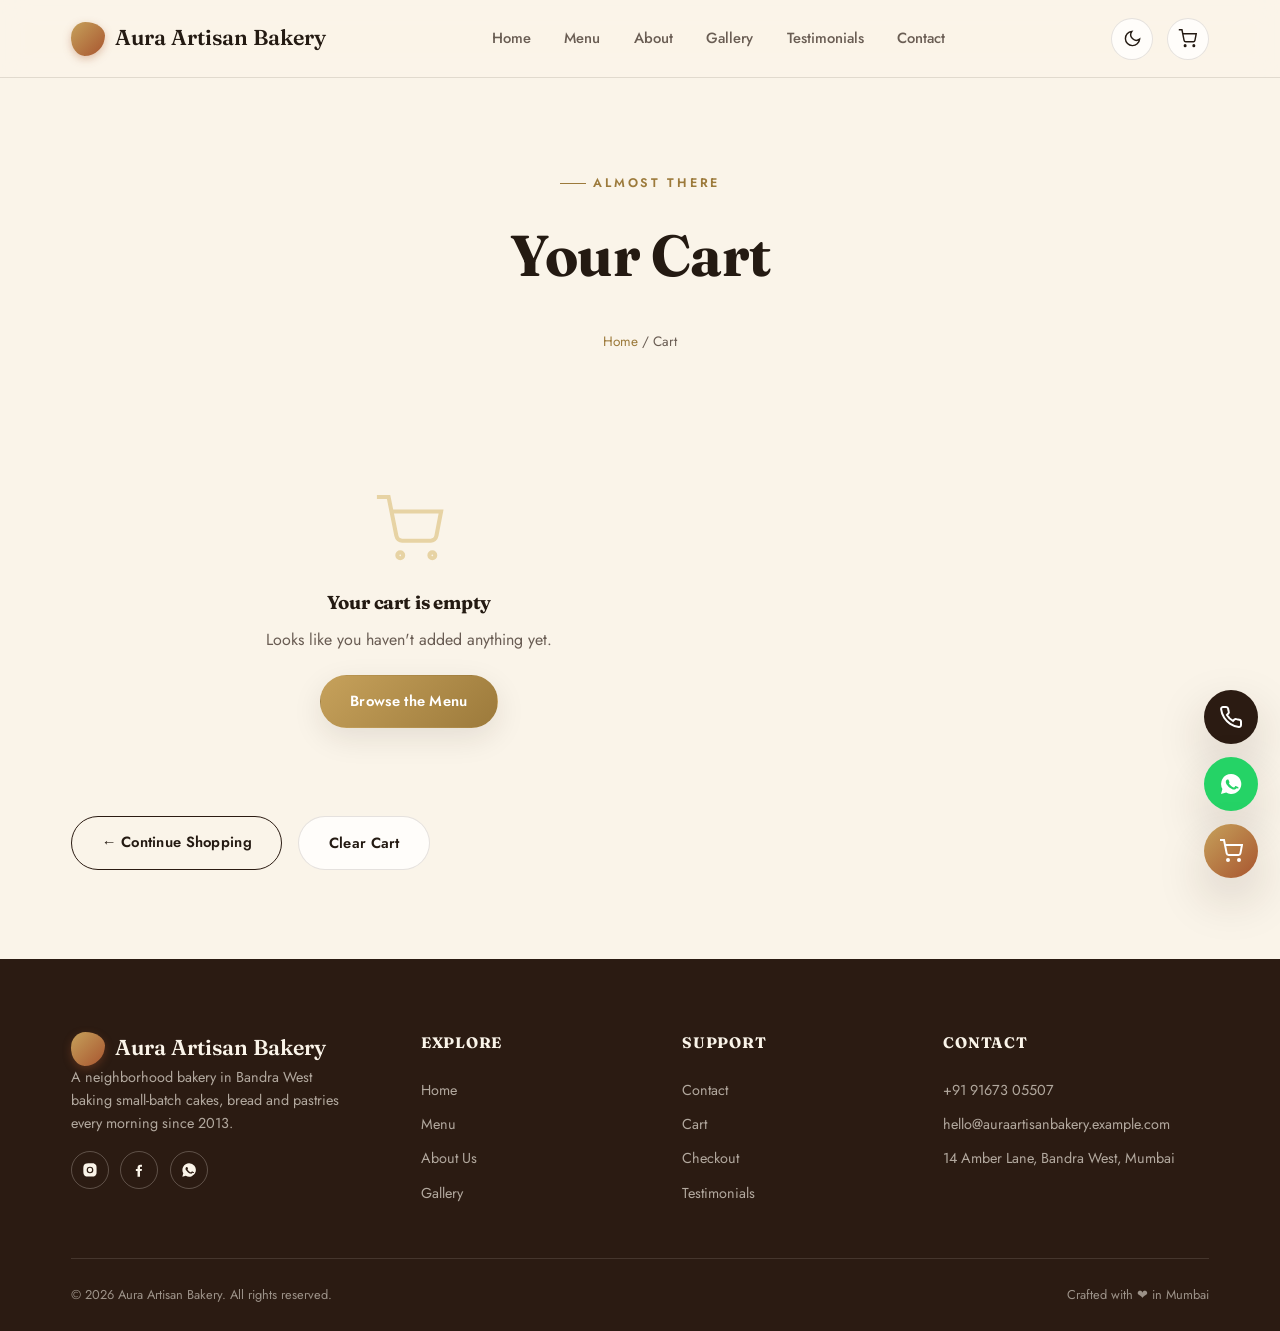
<file: cart.html>
<!DOCTYPE html>
<html lang="en">
<head>
<meta charset="UTF-8">
<meta name="viewport" content="width=device-width, initial-scale=1.0">
<title>Your Cart — Aura Artisan Bakery</title>
<meta name="description" content="Review your Aura Artisan Bakery order before checkout.">
<link rel="canonical" href="https://aura-artisan-bakery.example.com/cart.html">
<link rel="icon" type="image/svg+xml" href="images/favicon.svg">
<meta name="robots" content="noindex">
<link rel="preconnect" href="https://fonts.googleapis.com">
<link rel="preconnect" href="https://fonts.gstatic.com" crossorigin>
<link href="https://fonts.googleapis.com/css2?family=Fraunces:ital,wght@0,400;0,500;0,600;1,500&family=Jost:wght@300;400;500;600;700&display=swap" rel="stylesheet">
<link rel="stylesheet" href="css/style.css">
</head>
<body>

<div id="loader"><div class="dough"></div><span class="loader-text">Proofing something delicious…</span></div>
<div id="scroll-progress"></div>

<header class="site-header">
  <div class="nav-wrap">
    <a href="index.html" class="logo"><span class="seal"></span>Aura Artisan Bakery</a>
    <nav class="nav-links">
      <a href="index.html">Home</a><a href="menu.html">Menu</a><a href="about.html">About</a><a href="gallery.html">Gallery</a><a href="testimonials.html">Testimonials</a><a href="contact.html">Contact</a>
    </nav>
    <div class="nav-actions">
      <button class="icon-btn theme-toggle" aria-label="Toggle dark mode"><svg viewBox="0 0 24 24" fill="none" stroke="currentColor" stroke-width="1.8"><path d="M21 12.79A9 9 0 1111.21 3 7 7 0 0021 12.79z"/></svg></button>
      <a href="cart.html" class="icon-btn active" aria-label="View cart"><svg viewBox="0 0 24 24" fill="none" stroke="currentColor" stroke-width="1.8"><circle cx="9" cy="21" r="1"/><circle cx="20" cy="21" r="1"/><path d="M1 1h4l2.68 13.39a2 2 0 002 1.61h9.72a2 2 0 002-1.61L23 6H6"/></svg><span class="cart-count">0</span></a>
      <button class="hamburger" aria-label="Open menu"><span></span><span></span><span></span></button>
    </div>
  </div>
</header>

<div class="page-banner">
  <span class="eyebrow">Almost there</span>
  <h1>Your Cart</h1>
  <p class="breadcrumb"><a href="index.html">Home</a> / Cart</p>
</div>

<section style="padding-top:1rem;">
  <div class="container grid cart-layout">
    <div>
      <div id="cart-item-list"></div>
      <div class="empty-cart" id="empty-cart" style="display:none;">
        <svg viewBox="0 0 24 24" fill="none" stroke="currentColor" stroke-width="1.4"><circle cx="9" cy="21" r="1"/><circle cx="20" cy="21" r="1"/><path d="M1 1h4l2.68 13.39a2 2 0 002 1.61h9.72a2 2 0 002-1.61L23 6H6"/></svg>
        <h3>Your cart is empty</h3>
        <p style="color:var(--espresso-70);margin-bottom:1.4rem;">Looks like you haven't added anything yet.</p>
        <a href="menu.html" class="btn btn-gold">Browse the Menu</a>
      </div>
      <div style="display:flex; gap:1rem; margin-top:1.5rem; flex-wrap:wrap;">
        <a href="menu.html" class="btn btn-outline">← Continue Shopping</a>
        <button class="btn btn-ghost" onclick="clearCart()">Clear Cart</button>
      </div>
    </div>

    <div id="cart-summary-wrap">
      <div class="summary-card">
        <h3 style="margin-bottom:1rem;">Order Summary</h3>
        <div class="summary-row"><span>Subtotal</span><span id="sum-subtotal">₹0</span></div>
        <div class="summary-row"><span id="promo-label">Discount</span><span id="sum-discount">− ₹0</span></div>
        <div class="summary-row"><span>Delivery Fee</span><span id="sum-delivery">₹60</span></div>
        <div class="promo-row">
          <input type="text" id="promo-input" placeholder="Promo code (try AURA10)">
          <button class="btn btn-ghost btn-sm" onclick="applyPromoCode(document.getElementById('promo-input').value)">Apply</button>
        </div>
        <div class="summary-row total"><span>Grand Total</span><span id="sum-total">₹0</span></div>
        <a href="checkout.html" class="btn btn-gold btn-block mt-2">Proceed to Checkout</a>
        <p style="font-size:.78rem; color:var(--espresso-70); text-align:center; margin-top:.9rem;">Free delivery on orders above ₹1,200</p>
      </div>
    </div>
  </div>
</section>

<footer class="site-footer">
  <div class="container">
    <div class="grid footer-grid">
      <div class="footer-brand">
        <a href="index.html" class="logo" style="color:var(--cream)"><span class="seal"></span>Aura Artisan Bakery</a>
        <p>A neighborhood bakery in Bandra West baking small-batch cakes, bread and pastries every morning since 2013.</p>
        <div class="social-row">
          <a href="https://instagram.com" target="_blank" rel="noopener" aria-label="Instagram"><svg viewBox="0 0 24 24" fill="currentColor"><path d="M12 2c2.7 0 3 .01 4.1.06 1.1.05 1.8.22 2.4.46.7.27 1.2.62 1.7 1.16.5.5.9 1 1.16 1.7.24.6.4 1.3.46 2.4.05 1.1.06 1.4.06 4.1s-.01 3-.06 4.1c-.05 1.1-.22 1.8-.46 2.4a4.7 4.7 0 01-1.16 1.7 4.7 4.7 0 01-1.7 1.16c-.6.24-1.3.4-2.4.46-1.1.05-1.4.06-4.1.06s-3-.01-4.1-.06c-1.1-.05-1.8-.22-2.4-.46a4.7 4.7 0 01-1.7-1.16 4.7 4.7 0 01-1.16-1.7c-.24-.6-.4-1.3-.46-2.4C2 15 2 14.7 2 12s.01-3 .06-4.1c.05-1.1.22-1.8.46-2.4.27-.7.62-1.2 1.16-1.7A4.7 4.7 0 015.4 2.6c.6-.24 1.3-.4 2.4-.46C8.9 2.02 9.3 2 12 2zm0 5a5 5 0 100 10 5 5 0 000-10zm0 8.2a3.2 3.2 0 110-6.4 3.2 3.2 0 010 6.4zm5.2-8.4a1.2 1.2 0 11-2.4 0 1.2 1.2 0 012.4 0z"/></svg></a>
          <a href="https://facebook.com" target="_blank" rel="noopener" aria-label="Facebook"><svg viewBox="0 0 24 24" fill="currentColor"><path d="M13.5 22v-8.5H16l.5-3H13.5V8.5c0-.9.25-1.5 1.55-1.5H16.5V4.3C16.2 4.26 15.2 4.17 14 4.17c-2.5 0-4.2 1.5-4.2 4.3v2.03H7.3v3h2.5V22h3.7z"/></svg></a>
          <a href="https://wa.me/919167305507" target="_blank" rel="noopener" aria-label="WhatsApp"><svg viewBox="0 0 24 24" fill="currentColor"><path d="M12 2a10 10 0 00-8.6 15L2 22l5.2-1.4A10 10 0 1012 2zm5.4 14.2c-.2.6-1.3 1.2-1.8 1.3-.5.1-1 .1-1.6-.1-.4-.1-.9-.3-1.5-.6-2.7-1.2-4.4-3.9-4.6-4.1-.1-.2-1.1-1.4-1.1-2.7s.7-1.9 1-2.2c.2-.3.5-.3.7-.3h.5c.2 0 .4 0 .6.5.2.5.7 1.8.8 1.9.1.2.1.3 0 .5-.1.2-.2.3-.3.5-.2.2-.3.3-.1.6.2.3.9 1.4 1.9 2.3 1.3 1.1 2.3 1.5 2.6 1.7.3.2.5.1.7-.1.2-.2.8-.9 1-1.2.2-.3.4-.2.7-.1.3.1 1.7.8 2 1 .3.1.5.2.5.3.1.2.1.6-.1 1.2z"/></svg></a>
        </div>
      </div>
      <div><h4>Explore</h4><div class="footer-links"><a href="index.html">Home</a><a href="menu.html">Menu</a><a href="about.html">About Us</a><a href="gallery.html">Gallery</a></div></div>
      <div><h4>Support</h4><div class="footer-links"><a href="contact.html">Contact</a><a href="cart.html">Cart</a><a href="checkout.html">Checkout</a><a href="testimonials.html">Testimonials</a></div></div>
      <div><h4>Contact</h4><div class="footer-links"><a href="tel:+919167305507">+91 91673 05507</a><a href="mailto:hello@auraartisanbakery.example.com">hello@auraartisanbakery.example.com</a><a href="contact.html">14 Amber Lane, Bandra West, Mumbai</a></div></div>
    </div>
    <div class="footer-bottom"><span>© 2026 Aura Artisan Bakery. All rights reserved.</span><span>Crafted with ❤ in Mumbai</span></div>
  </div>
</footer>

<div class="fab-stack">
  <button class="fab fab-top" id="back-to-top" aria-label="Back to top"><svg width="20" height="20" viewBox="0 0 24 24" fill="none" stroke="currentColor" stroke-width="2"><path d="M12 19V5M5 12l7-7 7 7"/></svg></button>
  <a class="fab fab-call" href="tel:+919167305507" aria-label="Call bakery"><svg viewBox="0 0 24 24" fill="none" stroke="currentColor" stroke-width="2"><path d="M22 16.9v3a2 2 0 01-2.2 2 19.8 19.8 0 01-8.6-3.1 19.5 19.5 0 01-6-6A19.8 19.8 0 012.1 4.2 2 2 0 014.1 2h3a2 2 0 012 1.7c.1.9.3 1.8.6 2.7a2 2 0 01-.4 2.1L8 9.9a16 16 0 006 6l1.4-1.4a2 2 0 012.1-.4c.9.3 1.8.5 2.7.6a2 2 0 011.8 2z"/></svg></a>
  <a class="fab fab-whatsapp" href="https://wa.me/919167305507?text=Hi%20Aura%20Artisan%20Bakery%2C%20I%27d%20like%20to%20know%20more%20about%20your%20menu!" target="_blank" rel="noopener" aria-label="Order on WhatsApp"><svg viewBox="0 0 24 24" fill="currentColor"><path d="M12 2a10 10 0 00-8.6 15L2 22l5.2-1.4A10 10 0 1012 2zm5.4 14.2c-.2.6-1.3 1.2-1.8 1.3-.5.1-1 .1-1.6-.1-.4-.1-.9-.3-1.5-.6-2.7-1.2-4.4-3.9-4.6-4.1-.1-.2-1.1-1.4-1.1-2.7s.7-1.9 1-2.2c.2-.3.5-.3.7-.3h.5c.2 0 .4 0 .6.5.2.5.7 1.8.8 1.9.1.2.1.3 0 .5-.1.2-.2.3-.3.5-.2.2-.3.3-.1.6.2.3.9 1.4 1.9 2.3 1.3 1.1 2.3 1.5 2.6 1.7.3.2.5.1.7-.1.2-.2.8-.9 1-1.2.2-.3.4-.2.7-.1.3.1 1.7.8 2 1 .3.1.5.2.5.3.1.2.1.6-.1 1.2z"/></svg></a>
  <a href="cart.html" class="fab fab-cart" aria-label="View cart"><svg viewBox="0 0 24 24" fill="none" stroke="currentColor" stroke-width="2"><circle cx="9" cy="21" r="1"/><circle cx="20" cy="21" r="1"/><path d="M1 1h4l2.68 13.39a2 2 0 002 1.61h9.72a2 2 0 002-1.61L23 6H6"/></svg><span class="cart-count">0</span></a>
</div>

<script src="js/products.js"></script>
<script src="js/cart.js"></script>
<script src="js/main.js"></script>
</body>
</html>
</file>
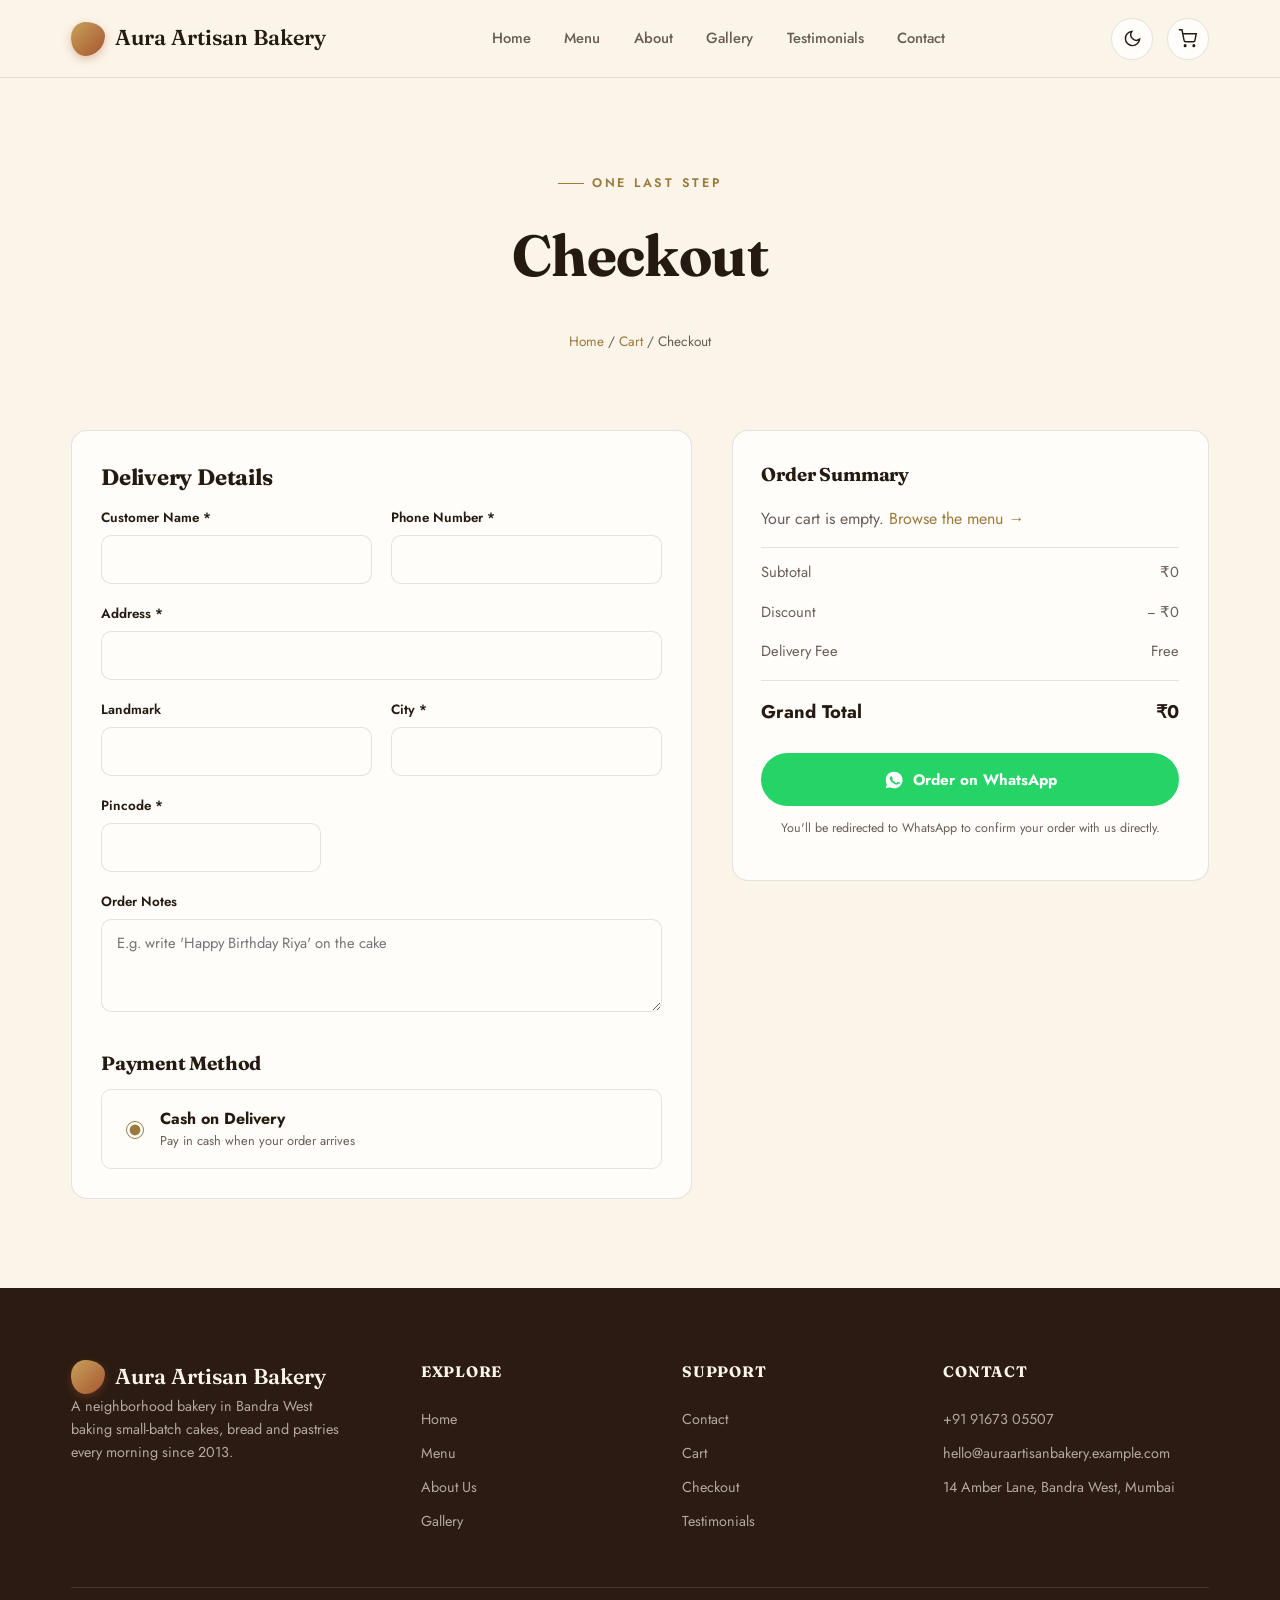
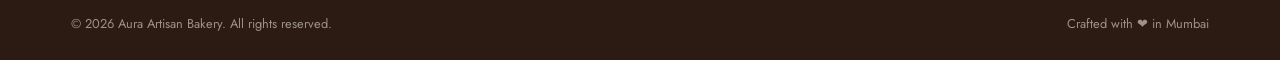
<file: checkout.html>
<!DOCTYPE html>
<html lang="en">
<head>
<meta charset="UTF-8">
<meta name="viewport" content="width=device-width, initial-scale=1.0">
<title>Checkout — Aura Artisan Bakery</title>
<meta name="description" content="Complete your Aura Artisan Bakery order and confirm via WhatsApp.">
<link rel="canonical" href="https://aura-artisan-bakery.example.com/checkout.html">
<link rel="icon" type="image/svg+xml" href="images/favicon.svg">
<meta name="robots" content="noindex">
<link rel="preconnect" href="https://fonts.googleapis.com">
<link rel="preconnect" href="https://fonts.gstatic.com" crossorigin>
<link href="https://fonts.googleapis.com/css2?family=Fraunces:ital,wght@0,400;0,500;0,600;1,500&family=Jost:wght@300;400;500;600;700&display=swap" rel="stylesheet">
<link rel="stylesheet" href="css/style.css">
</head>
<body>

<div id="loader"><div class="dough"></div><span class="loader-text">Proofing something delicious…</span></div>
<div id="scroll-progress"></div>

<header class="site-header">
  <div class="nav-wrap">
    <a href="index.html" class="logo"><span class="seal"></span>Aura Artisan Bakery</a>
    <nav class="nav-links">
      <a href="index.html">Home</a><a href="menu.html">Menu</a><a href="about.html">About</a><a href="gallery.html">Gallery</a><a href="testimonials.html">Testimonials</a><a href="contact.html">Contact</a>
    </nav>
    <div class="nav-actions">
      <button class="icon-btn theme-toggle" aria-label="Toggle dark mode"><svg viewBox="0 0 24 24" fill="none" stroke="currentColor" stroke-width="1.8"><path d="M21 12.79A9 9 0 1111.21 3 7 7 0 0021 12.79z"/></svg></button>
      <a href="cart.html" class="icon-btn" aria-label="View cart"><svg viewBox="0 0 24 24" fill="none" stroke="currentColor" stroke-width="1.8"><circle cx="9" cy="21" r="1"/><circle cx="20" cy="21" r="1"/><path d="M1 1h4l2.68 13.39a2 2 0 002 1.61h9.72a2 2 0 002-1.61L23 6H6"/></svg><span class="cart-count">0</span></a>
      <button class="hamburger" aria-label="Open menu"><span></span><span></span><span></span></button>
    </div>
  </div>
</header>

<div class="page-banner">
  <span class="eyebrow">One last step</span>
  <h1>Checkout</h1>
  <p class="breadcrumb"><a href="index.html">Home</a> / <a href="cart.html">Cart</a> / Checkout</p>
</div>

<section style="padding-top:1rem;">
  <div class="container grid checkout-layout">
    <div class="checkout-form-card">
      <h2 style="font-size:1.4rem;">Delivery Details</h2>
      <form id="checkout-form">
        <div class="form-row">
          <div class="form-field"><label for="chk-name">Customer Name *</label><input type="text" id="chk-name" required></div>
          <div class="form-field"><label for="chk-phone">Phone Number *</label><input type="tel" id="chk-phone" pattern="[0-9]{10,13}" required></div>
        </div>
        <div class="form-field"><label for="chk-address">Address *</label><input type="text" id="chk-address" required></div>
        <div class="form-row">
          <div class="form-field"><label for="chk-landmark">Landmark</label><input type="text" id="chk-landmark"></div>
          <div class="form-field"><label for="chk-city">City *</label><input type="text" id="chk-city" required></div>
        </div>
        <div class="form-field" style="max-width:220px;"><label for="chk-pincode">Pincode *</label><input type="text" id="chk-pincode" pattern="[0-9]{6}" required></div>
        <div class="form-field"><label for="chk-notes">Order Notes</label><textarea id="chk-notes" rows="3" placeholder="E.g. write 'Happy Birthday Riya' on the cake"></textarea></div>

        <h2 style="font-size:1.2rem; margin-top:1.8rem;">Payment Method</h2>
        <label class="payment-option"><input type="radio" name="payment" checked><div><b>Cash on Delivery</b><div style="font-size:.8rem;color:var(--espresso-70);">Pay in cash when your order arrives</div></div></label>
      </form>
    </div>

    <div class="order-summary-card">
      <h3 style="margin-bottom:1rem;">Order Summary</h3>
      <div id="checkout-order-lines"></div>
      <div class="summary-row" style="border-top:1px solid var(--line); margin-top:.8rem; padding-top:.8rem;"><span>Subtotal</span><span id="sum-subtotal">₹0</span></div>
      <div class="summary-row"><span id="promo-label">Discount</span><span id="sum-discount">− ₹0</span></div>
      <div class="summary-row"><span>Delivery Fee</span><span id="sum-delivery">₹60</span></div>
      <div class="summary-row total"><span>Grand Total</span><span id="sum-total">₹0</span></div>

      <button type="button" class="whatsapp-order-btn" id="whatsapp-order-btn">
        <svg width="20" height="20" viewBox="0 0 24 24" fill="currentColor"><path d="M12 2a10 10 0 00-8.6 15L2 22l5.2-1.4A10 10 0 1012 2zm5.4 14.2c-.2.6-1.3 1.2-1.8 1.3-.5.1-1 .1-1.6-.1-.4-.1-.9-.3-1.5-.6-2.7-1.2-4.4-3.9-4.6-4.1-.1-.2-1.1-1.4-1.1-2.7s.7-1.9 1-2.2c.2-.3.5-.3.7-.3h.5c.2 0 .4 0 .6.5.2.5.7 1.8.8 1.9.1.2.1.3 0 .5-.1.2-.2.3-.3.5-.2.2-.3.3-.1.6.2.3.9 1.4 1.9 2.3 1.3 1.1 2.3 1.5 2.6 1.7.3.2.5.1.7-.1.2-.2.8-.9 1-1.2.2-.3.4-.2.7-.1.3.1 1.7.8 2 1 .3.1.5.2.5.3.1.2.1.6-.1 1.2z"/></svg>
        Order on WhatsApp
      </button>
      <p style="font-size:.78rem; color:var(--espresso-70); text-align:center; margin-top:.8rem;">You'll be redirected to WhatsApp to confirm your order with us directly.</p>
    </div>
  </div>
</section>

<footer class="site-footer">
  <div class="container">
    <div class="grid footer-grid">
      <div class="footer-brand">
        <a href="index.html" class="logo" style="color:var(--cream)"><span class="seal"></span>Aura Artisan Bakery</a>
        <p>A neighborhood bakery in Bandra West baking small-batch cakes, bread and pastries every morning since 2013.</p>
      </div>
      <div><h4>Explore</h4><div class="footer-links"><a href="index.html">Home</a><a href="menu.html">Menu</a><a href="about.html">About Us</a><a href="gallery.html">Gallery</a></div></div>
      <div><h4>Support</h4><div class="footer-links"><a href="contact.html">Contact</a><a href="cart.html">Cart</a><a href="checkout.html">Checkout</a><a href="testimonials.html">Testimonials</a></div></div>
      <div><h4>Contact</h4><div class="footer-links"><a href="tel:+919167305507">+91 91673 05507</a><a href="mailto:hello@auraartisanbakery.example.com">hello@auraartisanbakery.example.com</a><a href="contact.html">14 Amber Lane, Bandra West, Mumbai</a></div></div>
    </div>
    <div class="footer-bottom"><span>© 2026 Aura Artisan Bakery. All rights reserved.</span><span>Crafted with ❤ in Mumbai</span></div>
  </div>
</footer>

<script src="js/products.js"></script>
<script src="js/cart.js"></script>
<script src="js/main.js"></script>
<script>
document.getElementById("whatsapp-order-btn").addEventListener("click", () => {
  const cart = getCart();
  if(cart.length === 0){ showToast("Your cart is empty", true); return; }

  const name = document.getElementById("chk-name").value.trim();
  const phone = document.getElementById("chk-phone").value.trim();
  const address = document.getElementById("chk-address").value.trim();
  const landmark = document.getElementById("chk-landmark").value.trim();
  const city = document.getElementById("chk-city").value.trim();
  const pincode = document.getElementById("chk-pincode").value.trim();
  const notes = document.getElementById("chk-notes").value.trim();

  if(!name || !phone || !address || !city || !pincode){
    showToast("Please fill in all required fields", true);
    document.getElementById("checkout-form").reportValidity();
    return;
  }

  sendWhatsAppOrder({ name, phone, address, landmark, city, pincode, notes });
  showToast("Redirecting you to WhatsApp to confirm your order…");
});
</script>
</body>
</html>
</file>
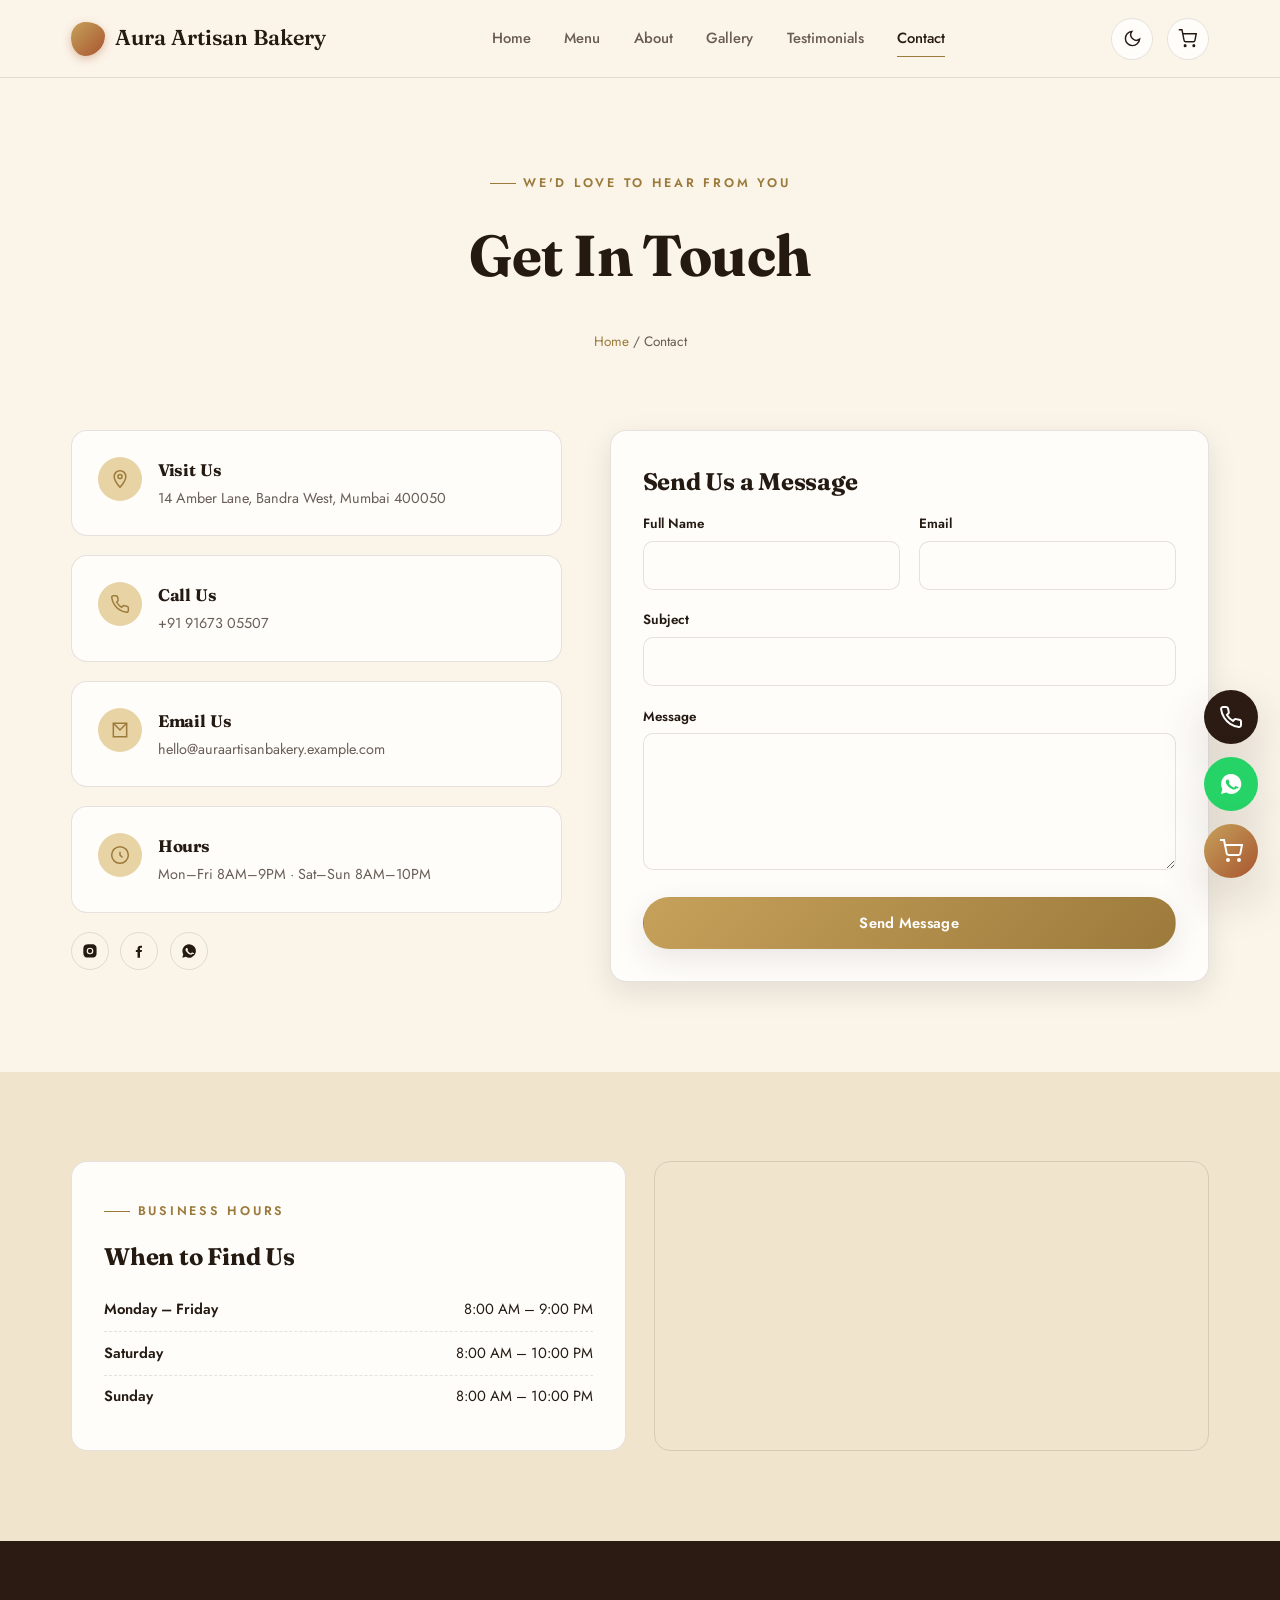
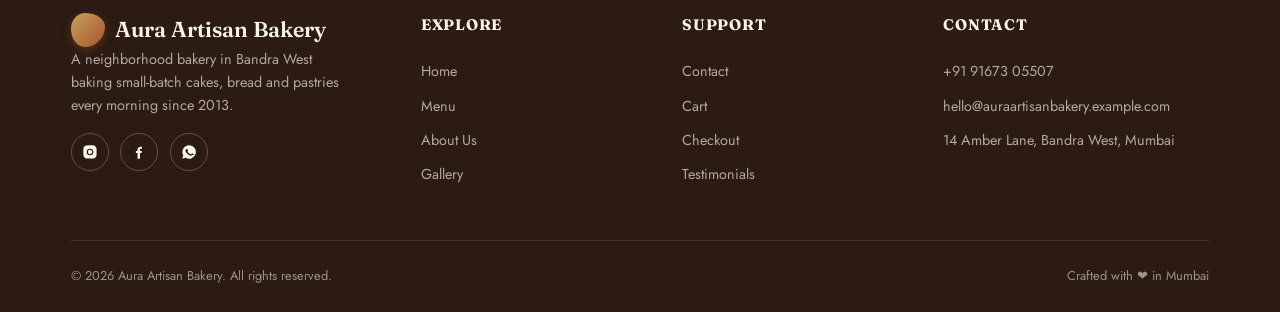
<file: contact.html>
<!DOCTYPE html>
<html lang="en">
<head>
<meta charset="UTF-8">
<meta name="viewport" content="width=device-width, initial-scale=1.0">
<title>Contact — Aura Artisan Bakery</title>
<meta name="description" content="Get in touch with Aura Artisan Bakery — visit us in Bandra West, call, email, or send a message.">
<link rel="canonical" href="https://aura-artisan-bakery.example.com/contact.html">
<link rel="icon" type="image/svg+xml" href="images/favicon.svg">
<meta property="og:type" content="website">
<meta property="og:title" content="Contact — Aura Artisan Bakery">
<meta name="twitter:card" content="summary_large_image">
<link rel="preconnect" href="https://fonts.googleapis.com">
<link rel="preconnect" href="https://fonts.gstatic.com" crossorigin>
<link href="https://fonts.googleapis.com/css2?family=Fraunces:ital,wght@0,400;0,500;0,600;1,500&family=Jost:wght@300;400;500;600;700&display=swap" rel="stylesheet">
<link rel="stylesheet" href="css/style.css">
</head>
<body>

<div id="loader"><div class="dough"></div><span class="loader-text">Proofing something delicious…</span></div>
<div id="scroll-progress"></div>

<header class="site-header">
  <div class="nav-wrap">
    <a href="index.html" class="logo"><span class="seal"></span>Aura Artisan Bakery</a>
    <nav class="nav-links">
      <a href="index.html">Home</a><a href="menu.html">Menu</a><a href="about.html">About</a><a href="gallery.html">Gallery</a><a href="testimonials.html">Testimonials</a><a href="contact.html">Contact</a>
    </nav>
    <div class="nav-actions">
      <button class="icon-btn theme-toggle" aria-label="Toggle dark mode"><svg viewBox="0 0 24 24" fill="none" stroke="currentColor" stroke-width="1.8"><path d="M21 12.79A9 9 0 1111.21 3 7 7 0 0021 12.79z"/></svg></button>
      <a href="cart.html" class="icon-btn" aria-label="View cart"><svg viewBox="0 0 24 24" fill="none" stroke="currentColor" stroke-width="1.8"><circle cx="9" cy="21" r="1"/><circle cx="20" cy="21" r="1"/><path d="M1 1h4l2.68 13.39a2 2 0 002 1.61h9.72a2 2 0 002-1.61L23 6H6"/></svg><span class="cart-count">0</span></a>
      <button class="hamburger" aria-label="Open menu"><span></span><span></span><span></span></button>
    </div>
  </div>
</header>

<div class="page-banner">
  <span class="eyebrow">We'd love to hear from you</span>
  <h1>Get In Touch</h1>
  <p class="breadcrumb"><a href="index.html">Home</a> / Contact</p>
</div>

<section style="padding-top:1rem;">
  <div class="container grid contact-grid">
    <div>
      <div class="contact-info-card reveal">
        <span class="icon"><svg viewBox="0 0 24 24" fill="none" stroke="currentColor" stroke-width="1.8"><path d="M12 2a7 7 0 00-7 7c0 5 7 13 7 13s7-8 7-13a7 7 0 00-7-7z"/><circle cx="12" cy="9" r="2.5"/></svg></span>
        <div><h3 style="margin-bottom:.2rem;font-size:1.05rem;">Visit Us</h3><p style="margin:0;font-size:.9rem;color:var(--espresso-70);">14 Amber Lane, Bandra West, Mumbai 400050</p></div>
      </div>
      <div class="contact-info-card reveal">
        <span class="icon"><svg viewBox="0 0 24 24" fill="none" stroke="currentColor" stroke-width="1.8"><path d="M22 16.9v3a2 2 0 01-2.2 2 19.8 19.8 0 01-8.6-3.1 19.5 19.5 0 01-6-6A19.8 19.8 0 012.1 4.2 2 2 0 014.1 2h3a2 2 0 012 1.7c.1.9.3 1.8.6 2.7a2 2 0 01-.4 2.1L8 9.9a16 16 0 006 6l1.4-1.4a2 2 0 012.1-.4c.9.3 1.8.5 2.7.6a2 2 0 011.8 2z"/></svg></span>
        <div><h3 style="margin-bottom:.2rem;font-size:1.05rem;">Call Us</h3><p style="margin:0;font-size:.9rem;color:var(--espresso-70);"><a href="tel:+919167305507">+91 91673 05507</a></p></div>
      </div>
      <div class="contact-info-card reveal">
        <span class="icon"><svg viewBox="0 0 24 24" fill="none" stroke="currentColor" stroke-width="1.8"><path d="M4 4h16v16H4z"/><path d="M4 4l8 8 8-8"/></svg></span>
        <div><h3 style="margin-bottom:.2rem;font-size:1.05rem;">Email Us</h3><p style="margin:0;font-size:.9rem;color:var(--espresso-70);"><a href="mailto:hello@auraartisanbakery.example.com">hello@auraartisanbakery.example.com</a></p></div>
      </div>
      <div class="contact-info-card reveal">
        <span class="icon"><svg viewBox="0 0 24 24" fill="none" stroke="currentColor" stroke-width="1.8"><path d="M12 8v4l3 3M12 2a10 10 0 100 20 10 10 0 000-20z"/></svg></span>
        <div><h3 style="margin-bottom:.2rem;font-size:1.05rem;">Hours</h3><p style="margin:0;font-size:.9rem;color:var(--espresso-70);">Mon–Fri 8AM–9PM · Sat–Sun 8AM–10PM</p></div>
      </div>
      <div class="social-row" style="margin-top:1rem;">
        <a href="https://instagram.com" target="_blank" rel="noopener" aria-label="Instagram" style="border-color:var(--line);color:var(--ink)"><svg viewBox="0 0 24 24" fill="currentColor"><path d="M12 2c2.7 0 3 .01 4.1.06 1.1.05 1.8.22 2.4.46.7.27 1.2.62 1.7 1.16.5.5.9 1 1.16 1.7.24.6.4 1.3.46 2.4.05 1.1.06 1.4.06 4.1s-.01 3-.06 4.1c-.05 1.1-.22 1.8-.46 2.4a4.7 4.7 0 01-1.16 1.7 4.7 4.7 0 01-1.7 1.16c-.6.24-1.3.4-2.4.46-1.1.05-1.4.06-4.1.06s-3-.01-4.1-.06c-1.1-.05-1.8-.22-2.4-.46a4.7 4.7 0 01-1.7-1.16 4.7 4.7 0 01-1.16-1.7c-.24-.6-.4-1.3-.46-2.4C2 15 2 14.7 2 12s.01-3 .06-4.1c.05-1.1.22-1.8.46-2.4.27-.7.62-1.2 1.16-1.7A4.7 4.7 0 015.4 2.6c.6-.24 1.3-.4 2.4-.46C8.9 2.02 9.3 2 12 2zm0 5a5 5 0 100 10 5 5 0 000-10zm0 8.2a3.2 3.2 0 110-6.4 3.2 3.2 0 010 6.4zm5.2-8.4a1.2 1.2 0 11-2.4 0 1.2 1.2 0 012.4 0z"/></svg></a>
        <a href="https://facebook.com" target="_blank" rel="noopener" aria-label="Facebook" style="border-color:var(--line);color:var(--ink)"><svg viewBox="0 0 24 24" fill="currentColor"><path d="M13.5 22v-8.5H16l.5-3H13.5V8.5c0-.9.25-1.5 1.55-1.5H16.5V4.3C16.2 4.26 15.2 4.17 14 4.17c-2.5 0-4.2 1.5-4.2 4.3v2.03H7.3v3h2.5V22h3.7z"/></svg></a>
        <a href="https://wa.me/919167305507" target="_blank" rel="noopener" aria-label="WhatsApp" style="border-color:var(--line);color:var(--ink)"><svg viewBox="0 0 24 24" fill="currentColor"><path d="M12 2a10 10 0 00-8.6 15L2 22l5.2-1.4A10 10 0 1012 2zm5.4 14.2c-.2.6-1.3 1.2-1.8 1.3-.5.1-1 .1-1.6-.1-.4-.1-.9-.3-1.5-.6-2.7-1.2-4.4-3.9-4.6-4.1-.1-.2-1.1-1.4-1.1-2.7s.7-1.9 1-2.2c.2-.3.5-.3.7-.3h.5c.2 0 .4 0 .6.5.2.5.7 1.8.8 1.9.1.2.1.3 0 .5-.1.2-.2.3-.3.5-.2.2-.3.3-.1.6.2.3.9 1.4 1.9 2.3 1.3 1.1 2.3 1.5 2.6 1.7.3.2.5.1.7-.1.2-.2.8-.9 1-1.2.2-.3.4-.2.7-.1.3.1 1.7.8 2 1 .3.1.5.2.5.3.1.2.1.6-.1 1.2z"/></svg></a>
      </div>
    </div>

    <div class="card reveal" style="padding:2rem;">
      <h2 style="font-size:1.5rem;">Send Us a Message</h2>
      <form id="contact-form">
        <div class="form-row">
          <div class="form-field"><label for="c-name">Full Name</label><input type="text" id="c-name" required></div>
          <div class="form-field"><label for="c-email">Email</label><input type="email" id="c-email" required></div>
        </div>
        <div class="form-field"><label for="c-subject">Subject</label><input type="text" id="c-subject" required></div>
        <div class="form-field"><label for="c-message">Message</label><textarea id="c-message" rows="5" required></textarea></div>
        <button type="submit" class="btn btn-gold btn-block">Send Message</button>
      </form>
    </div>
  </div>
</section>

<section class="bg-alt">
  <div class="container">
    <div class="grid hours-map-grid">
      <div class="hours-card reveal">
        <span class="eyebrow">Business hours</span>
        <h2>When to Find Us</h2>
        <div class="hours-row"><span class="day">Monday – Friday</span><span>8:00 AM – 9:00 PM</span></div>
        <div class="hours-row"><span class="day">Saturday</span><span>8:00 AM – 10:00 PM</span></div>
        <div class="hours-row"><span class="day">Sunday</span><span>8:00 AM – 10:00 PM</span></div>
      </div>
      <div class="map-embed reveal">
        <iframe src="https://maps.google.com/maps?q=Bandra%20West%20Mumbai&t=&z=14&ie=UTF8&iwloc=&output=embed" title="Aura Artisan Bakery location map" loading="lazy" allowfullscreen></iframe>
      </div>
    </div>
  </div>
</section>

<footer class="site-footer">
  <div class="container">
    <div class="grid footer-grid">
      <div class="footer-brand">
        <a href="index.html" class="logo" style="color:var(--cream)"><span class="seal"></span>Aura Artisan Bakery</a>
        <p>A neighborhood bakery in Bandra West baking small-batch cakes, bread and pastries every morning since 2013.</p>
        <div class="social-row">
          <a href="https://instagram.com" target="_blank" rel="noopener" aria-label="Instagram"><svg viewBox="0 0 24 24" fill="currentColor"><path d="M12 2c2.7 0 3 .01 4.1.06 1.1.05 1.8.22 2.4.46.7.27 1.2.62 1.7 1.16.5.5.9 1 1.16 1.7.24.6.4 1.3.46 2.4.05 1.1.06 1.4.06 4.1s-.01 3-.06 4.1c-.05 1.1-.22 1.8-.46 2.4a4.7 4.7 0 01-1.16 1.7 4.7 4.7 0 01-1.7 1.16c-.6.24-1.3.4-2.4.46-1.1.05-1.4.06-4.1.06s-3-.01-4.1-.06c-1.1-.05-1.8-.22-2.4-.46a4.7 4.7 0 01-1.7-1.16 4.7 4.7 0 01-1.16-1.7c-.24-.6-.4-1.3-.46-2.4C2 15 2 14.7 2 12s.01-3 .06-4.1c.05-1.1.22-1.8.46-2.4.27-.7.62-1.2 1.16-1.7A4.7 4.7 0 015.4 2.6c.6-.24 1.3-.4 2.4-.46C8.9 2.02 9.3 2 12 2zm0 5a5 5 0 100 10 5 5 0 000-10zm0 8.2a3.2 3.2 0 110-6.4 3.2 3.2 0 010 6.4zm5.2-8.4a1.2 1.2 0 11-2.4 0 1.2 1.2 0 012.4 0z"/></svg></a>
          <a href="https://facebook.com" target="_blank" rel="noopener" aria-label="Facebook"><svg viewBox="0 0 24 24" fill="currentColor"><path d="M13.5 22v-8.5H16l.5-3H13.5V8.5c0-.9.25-1.5 1.55-1.5H16.5V4.3C16.2 4.26 15.2 4.17 14 4.17c-2.5 0-4.2 1.5-4.2 4.3v2.03H7.3v3h2.5V22h3.7z"/></svg></a>
          <a href="https://wa.me/919167305507" target="_blank" rel="noopener" aria-label="WhatsApp"><svg viewBox="0 0 24 24" fill="currentColor"><path d="M12 2a10 10 0 00-8.6 15L2 22l5.2-1.4A10 10 0 1012 2zm5.4 14.2c-.2.6-1.3 1.2-1.8 1.3-.5.1-1 .1-1.6-.1-.4-.1-.9-.3-1.5-.6-2.7-1.2-4.4-3.9-4.6-4.1-.1-.2-1.1-1.4-1.1-2.7s.7-1.9 1-2.2c.2-.3.5-.3.7-.3h.5c.2 0 .4 0 .6.5.2.5.7 1.8.8 1.9.1.2.1.3 0 .5-.1.2-.2.3-.3.5-.2.2-.3.3-.1.6.2.3.9 1.4 1.9 2.3 1.3 1.1 2.3 1.5 2.6 1.7.3.2.5.1.7-.1.2-.2.8-.9 1-1.2.2-.3.4-.2.7-.1.3.1 1.7.8 2 1 .3.1.5.2.5.3.1.2.1.6-.1 1.2z"/></svg></a>
        </div>
      </div>
      <div><h4>Explore</h4><div class="footer-links"><a href="index.html">Home</a><a href="menu.html">Menu</a><a href="about.html">About Us</a><a href="gallery.html">Gallery</a></div></div>
      <div><h4>Support</h4><div class="footer-links"><a href="contact.html">Contact</a><a href="cart.html">Cart</a><a href="checkout.html">Checkout</a><a href="testimonials.html">Testimonials</a></div></div>
      <div><h4>Contact</h4><div class="footer-links"><a href="tel:+919167305507">+91 91673 05507</a><a href="mailto:hello@auraartisanbakery.example.com">hello@auraartisanbakery.example.com</a><a href="contact.html">14 Amber Lane, Bandra West, Mumbai</a></div></div>
    </div>
    <div class="footer-bottom"><span>© 2026 Aura Artisan Bakery. All rights reserved.</span><span>Crafted with ❤ in Mumbai</span></div>
  </div>
</footer>

<div class="fab-stack">
  <button class="fab fab-top" id="back-to-top" aria-label="Back to top"><svg width="20" height="20" viewBox="0 0 24 24" fill="none" stroke="currentColor" stroke-width="2"><path d="M12 19V5M5 12l7-7 7 7"/></svg></button>
  <a class="fab fab-call" href="tel:+919167305507" aria-label="Call bakery"><svg viewBox="0 0 24 24" fill="none" stroke="currentColor" stroke-width="2"><path d="M22 16.9v3a2 2 0 01-2.2 2 19.8 19.8 0 01-8.6-3.1 19.5 19.5 0 01-6-6A19.8 19.8 0 012.1 4.2 2 2 0 014.1 2h3a2 2 0 012 1.7c.1.9.3 1.8.6 2.7a2 2 0 01-.4 2.1L8 9.9a16 16 0 006 6l1.4-1.4a2 2 0 012.1-.4c.9.3 1.8.5 2.7.6a2 2 0 011.8 2z"/></svg></a>
  <a class="fab fab-whatsapp" href="https://wa.me/919167305507?text=Hi%20Aura%20Artisan%20Bakery%2C%20I%27d%20like%20to%20know%20more%20about%20your%20menu!" target="_blank" rel="noopener" aria-label="Order on WhatsApp"><svg viewBox="0 0 24 24" fill="currentColor"><path d="M12 2a10 10 0 00-8.6 15L2 22l5.2-1.4A10 10 0 1012 2zm5.4 14.2c-.2.6-1.3 1.2-1.8 1.3-.5.1-1 .1-1.6-.1-.4-.1-.9-.3-1.5-.6-2.7-1.2-4.4-3.9-4.6-4.1-.1-.2-1.1-1.4-1.1-2.7s.7-1.9 1-2.2c.2-.3.5-.3.7-.3h.5c.2 0 .4 0 .6.5.2.5.7 1.8.8 1.9.1.2.1.3 0 .5-.1.2-.2.3-.3.5-.2.2-.3.3-.1.6.2.3.9 1.4 1.9 2.3 1.3 1.1 2.3 1.5 2.6 1.7.3.2.5.1.7-.1.2-.2.8-.9 1-1.2.2-.3.4-.2.7-.1.3.1 1.7.8 2 1 .3.1.5.2.5.3.1.2.1.6-.1 1.2z"/></svg></a>
  <a href="cart.html" class="fab fab-cart" aria-label="View cart"><svg viewBox="0 0 24 24" fill="none" stroke="currentColor" stroke-width="2"><circle cx="9" cy="21" r="1"/><circle cx="20" cy="21" r="1"/><path d="M1 1h4l2.68 13.39a2 2 0 002 1.61h9.72a2 2 0 002-1.61L23 6H6"/></svg><span class="cart-count">0</span></a>
</div>

<script src="js/products.js"></script>
<script src="js/cart.js"></script>
<script src="js/main.js"></script>
</body>
</html>
</file>
<file: css/style.css>
/* ==========================================================================
   AURA ARTISAN BAKERY — Core Stylesheet
   Design tokens: warm espresso + gold-foil on cream, Fraunces + Jost
   Signature element: the "proof seal" — a wax-seal stamp motif used as
   loader, section divider and hero flourish (nods to a bakery's proofing stamp).
   ========================================================================== */

:root{
  /* ---- Color tokens ---- */
  --cream:        #FAF4E9;
  --cream-deep:   #F0E4CD;
  --paper:        #FFFDFA;
  --espresso:     #2B1B12;
  --espresso-70:  rgba(43,27,18,.7);
  --espresso-40:  rgba(43,27,18,.4);
  --cocoa:        #4A3423;
  --gold:         #C6A15B;
  --gold-soft:    #E7D3A4;
  --gold-deep:    #9C7A3B;
  --terracotta:   #A8552F;
  --ink:          #241A12;
  --white:        #FFFFFF;
  --line:         rgba(43,27,18,.12);
  --shadow-soft:  0 10px 30px rgba(43,27,18,.10);
  --shadow-lift:  0 20px 50px rgba(43,27,18,.18);

  /* ---- Type ---- */
  --font-display: 'Fraunces', serif;
  --font-body: 'Jost', sans-serif;

  /* ---- Radii / spacing ---- */
  --radius-lg: 28px;
  --radius-md: 16px;
  --radius-sm: 10px;
  --gutter: clamp(1.25rem, 4vw, 3.5rem);

  --transition: .35s cubic-bezier(.22,.68,.35,1);
}

[data-theme="dark"]{
  --cream:        #201610;
  --cream-deep:   #170F0A;
  --paper:        #241A12;
  --espresso:     #F3E8D8;
  --espresso-70:  rgba(243,232,216,.7);
  --espresso-40:  rgba(243,232,216,.4);
  --cocoa:        #E7D3A4;
  --ink:          #F6EEE1;
  --line:         rgba(243,232,216,.14);
  --shadow-soft:  0 10px 30px rgba(0,0,0,.35);
  --shadow-lift:  0 20px 50px rgba(0,0,0,.5);
}

*,*::before,*::after{ box-sizing:border-box; }
html{ scroll-behavior:smooth; }
@media (prefers-reduced-motion: reduce){
  html{ scroll-behavior:auto; }
  *,*::before,*::after{ animation-duration:.001ms !important; animation-iteration-count:1 !important; transition-duration:.001ms !important; scroll-behavior:auto !important; }
}

body{
  margin:0;
  font-family:var(--font-body);
  background:var(--cream);
  color:var(--ink);
  line-height:1.6;
  -webkit-font-smoothing:antialiased;
  transition:background var(--transition), color var(--transition);
  overflow-x:hidden;
}

img{ max-width:100%; display:block; }
a{ color:inherit; text-decoration:none; }
button{ font-family:inherit; cursor:pointer; }
ul{ list-style:none; margin:0; padding:0; }
h1,h2,h3,h4{ font-family:var(--font-display); margin:0 0 .5em; color:var(--ink); letter-spacing:-.01em; }
p{ margin:0 0 1em; }
.container{ max-width:1240px; margin:0 auto; padding:0 var(--gutter); }
section{ padding:clamp(3.5rem,7vw,6.5rem) 0; }

:focus-visible{ outline:2px solid var(--gold-deep); outline-offset:3px; border-radius:4px; }

.eyebrow{
  display:inline-flex; align-items:center; gap:.6em;
  font-size:.78rem; letter-spacing:.22em; text-transform:uppercase;
  color:var(--gold-deep); font-weight:600; margin-bottom:1rem;
}
.eyebrow::before{ content:""; width:26px; height:1px; background:var(--gold-deep); display:inline-block; }
[data-theme="dark"] .eyebrow{ color:var(--gold-soft); }
[data-theme="dark"] .eyebrow::before{ background:var(--gold-soft); }

.section-head{ max-width:640px; margin-bottom:2.75rem; }
.section-head.center{ margin-left:auto; margin-right:auto; text-align:center; }
.section-head h2{ font-size:clamp(2rem,4vw,2.85rem); }
.section-head p{ color:var(--espresso-70); font-size:1.05rem; }

/* ---- Buttons ---- */
.btn{
  display:inline-flex; align-items:center; justify-content:center; gap:.6em;
  padding:.95em 2em; border-radius:999px; border:1px solid transparent;
  font-size:.92rem; font-weight:600; letter-spacing:.02em;
  transition:transform var(--transition), box-shadow var(--transition), background var(--transition), color var(--transition), border-color var(--transition);
  white-space:nowrap;
}
.btn-gold{ background:linear-gradient(135deg,var(--gold) 0%,var(--gold-deep) 100%); color:var(--white); box-shadow:var(--shadow-soft); }
.btn-gold:hover{ transform:translateY(-3px); box-shadow:var(--shadow-lift); }
.btn-outline{ background:transparent; border-color:var(--espresso); color:var(--ink); }
.btn-outline:hover{ background:var(--espresso); color:var(--cream); transform:translateY(-3px); }
.btn-ghost{ background:var(--paper); color:var(--ink); border-color:var(--line); }
.btn-ghost:hover{ border-color:var(--gold-deep); color:var(--gold-deep); }
.btn-sm{ padding:.6em 1.3em; font-size:.82rem; }
.btn-block{ width:100%; }
.btn[disabled]{ opacity:.5; cursor:not-allowed; transform:none !important; }

/* ==========================================================================
   Loading Screen — signature "proof seal" kneading animation
   ========================================================================== */
#loader{
  position:fixed; inset:0; z-index:9999; background:var(--cream);
  display:flex; align-items:center; justify-content:center; flex-direction:column; gap:1.2rem;
  transition:opacity .6s ease, visibility .6s ease;
}
#loader.hide{ opacity:0; visibility:hidden; pointer-events:none; }
.dough{
  width:64px; height:64px; background:linear-gradient(135deg,var(--gold),var(--terracotta));
  animation:knead 1.4s ease-in-out infinite;
  box-shadow:var(--shadow-soft);
}
@keyframes knead{
  0%,100%{ border-radius:42% 58% 60% 40% / 46% 40% 60% 54%; transform:scale(1) rotate(0deg); }
  50%{ border-radius:60% 40% 42% 58% / 54% 60% 40% 46%; transform:scale(.85) rotate(8deg); }
}
.loader-text{ font-family:var(--font-display); letter-spacing:.08em; color:var(--espresso-70); font-size:.95rem; }

/* ==========================================================================
   Scroll progress bar
   ========================================================================== */
#scroll-progress{
  position:fixed; top:0; left:0; height:3px; width:0%; z-index:1200;
  background:linear-gradient(90deg,var(--gold),var(--terracotta));
}

/* ==========================================================================
   Header / Nav
   ========================================================================== */
header.site-header{
  position:sticky; top:0; z-index:900;
  background:rgba(250,244,233,.82); backdrop-filter:blur(14px) saturate(140%);
  border-bottom:1px solid var(--line);
  transition:background var(--transition);
}
[data-theme="dark"] header.site-header{ background:rgba(32,22,16,.82); }
.nav-wrap{ display:flex; align-items:center; justify-content:space-between; padding:1.1rem var(--gutter); max-width:1240px; margin:0 auto; }
.logo{ display:flex; align-items:center; gap:.6rem; font-family:var(--font-display); font-size:1.35rem; font-weight:600; }
.logo .seal{
  width:34px; height:34px; border-radius:42% 58% 60% 40% / 46% 40% 60% 54%;
  background:linear-gradient(135deg,var(--gold),var(--terracotta)); flex:none;
  box-shadow:0 3px 8px rgba(168,85,47,.35);
}
.nav-links{ display:flex; gap:2.1rem; align-items:center; }
.nav-links a{ font-size:.92rem; font-weight:500; position:relative; padding:.3rem 0; color:var(--espresso-70); transition:color var(--transition); }
.nav-links a::after{ content:""; position:absolute; left:0; bottom:-2px; width:0; height:1.5px; background:var(--gold-deep); transition:width var(--transition); }
.nav-links a:hover, .nav-links a.active{ color:var(--ink); }
.nav-links a:hover::after, .nav-links a.active::after{ width:100%; }
.nav-actions{ display:flex; align-items:center; gap:.85rem; }
.icon-btn{
  position:relative; width:42px; height:42px; border-radius:50%; border:1px solid var(--line);
  background:var(--paper); display:flex; align-items:center; justify-content:center;
  color:var(--ink); transition:border-color var(--transition), transform var(--transition);
}
.icon-btn:hover{ border-color:var(--gold-deep); transform:translateY(-2px); }
.icon-btn svg{ width:19px; height:19px; }
.cart-count{
  position:absolute; top:-6px; right:-6px; min-width:19px; height:19px; padding:0 4px;
  border-radius:50%; background:var(--terracotta); color:#fff; font-size:.68rem; font-weight:700;
  display:flex; align-items:center; justify-content:center;
}
.hamburger{ display:none; width:42px; height:42px; border-radius:50%; border:1px solid var(--line); background:var(--paper); align-items:center; justify-content:center; flex-direction:column; gap:4px; }
.hamburger span{ width:18px; height:2px; background:var(--ink); border-radius:2px; transition:var(--transition); }

@media (max-width:920px){
  .nav-links{
    position:fixed; inset:0 0 0 auto; width:min(78vw,340px); height:100vh;
    background:var(--paper); flex-direction:column; align-items:flex-start; gap:1.6rem;
    padding:6rem 2rem 2rem; transform:translateX(100%); transition:transform var(--transition);
    box-shadow:var(--shadow-lift); z-index:1000;
  }
  .nav-links.open{ transform:translateX(0); }
  .hamburger{ display:flex; }
  .nav-links a{ font-size:1.05rem; }
}

/* ==========================================================================
   Hero
   ========================================================================== */
.hero{
  position:relative; overflow:hidden; padding-top:clamp(3rem,8vw,6rem);
  display:grid; grid-template-columns:1.05fr .95fr; gap:3rem; align-items:center;
}
.hero::before, .hero::after{
  content:""; position:absolute; border-radius:50%; filter:blur(60px); z-index:0;
  background:radial-gradient(circle, var(--gold-soft), transparent 70%); opacity:.55;
}
.hero::before{ width:420px; height:420px; top:-160px; right:-120px; }
.hero::after{ width:300px; height:300px; bottom:-140px; left:-80px; background:radial-gradient(circle,var(--terracotta),transparent 70%); opacity:.18; }
.hero-copy{ position:relative; z-index:1; }
.hero-copy h1{
  font-size:clamp(2.6rem,5.4vw,4.4rem); line-height:1.05; margin-bottom:1.1rem;
}
.hero-copy h1 .flourish{ color:var(--gold-deep); font-style:italic; }
.hero-copy p{ font-size:1.12rem; color:var(--espresso-70); max-width:480px; }
.hero-cta{ display:flex; gap:1rem; margin-top:2rem; flex-wrap:wrap; }
.hero-stats{ display:flex; gap:2.4rem; margin-top:3rem; flex-wrap:wrap; }
.hero-stats .stat b{ display:block; font-family:var(--font-display); font-size:1.9rem; color:var(--ink); }
.hero-stats .stat span{ font-size:.8rem; letter-spacing:.05em; color:var(--espresso-70); text-transform:uppercase; }
.hero-visual{ position:relative; z-index:1; }
.hero-visual .frame{
  position:relative; border-radius:var(--radius-lg); overflow:hidden; box-shadow:var(--shadow-lift);
  animation:float 6s ease-in-out infinite;
}
.hero-visual .frame img{ width:100%; height:560px; object-fit:cover; }
@keyframes float{ 0%,100%{ transform:translateY(0);} 50%{ transform:translateY(-14px);} }
.floating-card{
  position:absolute; bottom:24px; left:-30px; background:var(--paper); padding:1rem 1.3rem;
  border-radius:var(--radius-md); box-shadow:var(--shadow-lift); display:flex; align-items:center; gap:.8rem;
  animation:float 6s ease-in-out infinite reverse;
}
.floating-card .seal-mini{ width:36px;height:36px;border-radius:42% 58% 60% 40% / 46% 40% 60% 54%; background:linear-gradient(135deg,var(--gold),var(--terracotta)); flex:none; }
.floating-card b{ display:block; font-family:var(--font-display); font-size:1.05rem; }
.floating-card span{ font-size:.75rem; color:var(--espresso-70); }

@media (max-width:920px){
  .hero{ grid-template-columns:1fr; }
  .hero-visual .frame img{ height:380px; }
  .floating-card{ left:12px; }
}

/* ==========================================================================
   Wheat divider — signature secondary motif
   ========================================================================== */
.divider{ display:flex; align-items:center; gap:1rem; justify-content:center; margin:0 auto 2.5rem; width:fit-content; }
.divider span{ width:60px; height:1px; background:var(--line); }
.divider svg{ width:22px; height:22px; color:var(--gold-deep); }

/* ==========================================================================
   Grids / Cards
   ========================================================================== */
.grid{ display:grid; gap:1.8rem; }
.grid-4{ grid-template-columns:repeat(4,1fr); }
.grid-3{ grid-template-columns:repeat(3,1fr); }
.grid-2{ grid-template-columns:repeat(2,1fr); }
@media (max-width:1080px){ .grid-4{ grid-template-columns:repeat(2,1fr);} .grid-3{ grid-template-columns:repeat(2,1fr);} }
@media (max-width:640px){ .grid-4,.grid-3,.grid-2{ grid-template-columns:1fr; } }

.card{
  background:var(--paper); border-radius:var(--radius-md); overflow:hidden; box-shadow:var(--shadow-soft);
  border:1px solid var(--line); transition:transform var(--transition), box-shadow var(--transition);
}
.card:hover{ transform:translateY(-6px); box-shadow:var(--shadow-lift); }

/* Product card */
.product-card{ position:relative; display:flex; flex-direction:column; }
.product-media{ position:relative; aspect-ratio:4/3.1; overflow:hidden; }
.product-media img{ width:100%; height:100%; object-fit:cover; transition:transform .6s ease; }
.product-card:hover .product-media img{ transform:scale(1.08); }
.badge{
  position:absolute; top:12px; left:12px; background:var(--terracotta); color:#fff; font-size:.68rem;
  padding:.35em .8em; border-radius:999px; letter-spacing:.04em; text-transform:uppercase; font-weight:700;
}
.wishlist-btn{
  position:absolute; top:10px; right:10px; width:36px; height:36px; border-radius:50%; border:none;
  background:rgba(255,255,255,.9); display:flex; align-items:center; justify-content:center; box-shadow:var(--shadow-soft);
  transition:transform var(--transition);
}
.wishlist-btn svg{ width:17px; height:17px; fill:none; stroke:var(--espresso); stroke-width:1.8; transition:.25s; }
.wishlist-btn.active svg{ fill:var(--terracotta); stroke:var(--terracotta); }
.wishlist-btn:hover{ transform:scale(1.1); }
.quickview-btn{
  position:absolute; left:12px; right:12px; bottom:-46px; background:var(--espresso); color:var(--cream);
  text-align:center; padding:.65em; border-radius:999px; font-size:.8rem; font-weight:600; letter-spacing:.02em;
  transition:bottom var(--transition); border:none;
}
.product-card:hover .quickview-btn{ bottom:12px; }
.product-body{ padding:1.25rem 1.3rem 1.4rem; display:flex; flex-direction:column; gap:.5rem; flex:1; }
.product-cat{ font-size:.72rem; text-transform:uppercase; letter-spacing:.08em; color:var(--gold-deep); font-weight:700; }
.product-body h3{ font-size:1.12rem; margin-bottom:0; }
.product-desc{ font-size:.86rem; color:var(--espresso-70); margin-bottom:0; flex:1; }
.rating{ display:flex; align-items:center; gap:.35rem; font-size:.82rem; color:var(--espresso-70); }
.rating svg{ width:14px; height:14px; fill:var(--gold); }
.price-row{ display:flex; align-items:center; justify-content:space-between; margin-top:.3rem; }
.price{ font-family:var(--font-display); font-size:1.25rem; color:var(--ink); }
.price small{ font-size:.75rem; color:var(--espresso-40); text-decoration:line-through; margin-left:.4rem; font-family:var(--font-body); }
.qty-selector{ display:flex; align-items:center; border:1px solid var(--line); border-radius:999px; overflow:hidden; }
.qty-selector button{ width:30px; height:30px; background:none; border:none; font-size:1rem; color:var(--ink); }
.qty-selector button:hover{ background:var(--cream-deep); }
.qty-selector span{ width:28px; text-align:center; font-weight:600; font-size:.88rem; }
.product-actions{ display:flex; gap:.6rem; margin-top:.6rem; }
.add-cart-btn{
  flex:1; background:var(--ink); color:var(--cream); border:none; border-radius:999px; padding:.7em 1em;
  font-weight:600; font-size:.84rem; display:flex; align-items:center; justify-content:center; gap:.4em;
  transition:background var(--transition), transform var(--transition);
}
.add-cart-btn:hover{ background:var(--gold-deep); transform:translateY(-2px); }

/* ==========================================================================
   Menu filters
   ========================================================================== */
.menu-toolbar{
  display:flex; flex-wrap:wrap; gap:1rem; align-items:center; justify-content:space-between;
  background:var(--paper); border:1px solid var(--line); border-radius:var(--radius-md); padding:1.2rem 1.5rem; margin-bottom:2.2rem;
}
.search-box{ display:flex; align-items:center; gap:.6rem; background:var(--cream-deep); border-radius:999px; padding:.6em 1.1em; flex:1; min-width:220px; }
.search-box input{ border:none; background:none; outline:none; font-family:inherit; font-size:.9rem; width:100%; color:var(--ink); }
.search-box svg{ width:17px; height:17px; color:var(--espresso-70); flex:none; }
.sort-select{ border:1px solid var(--line); background:var(--paper); border-radius:999px; padding:.6em 1.2em; font-family:inherit; font-size:.86rem; color:var(--ink); }
.category-chips{ display:flex; flex-wrap:wrap; gap:.6rem; margin-bottom:2.2rem; }
.chip{
  padding:.55em 1.3em; border-radius:999px; border:1px solid var(--line); background:var(--paper);
  font-size:.85rem; font-weight:600; color:var(--espresso-70); transition:var(--transition);
}
.chip.active, .chip:hover{ background:var(--ink); color:var(--cream); border-color:var(--ink); }
.no-results{ text-align:center; padding:4rem 1rem; color:var(--espresso-70); }

/* ==========================================================================
   Quick view / modal
   ========================================================================== */
.modal-overlay{
  position:fixed; inset:0; background:rgba(36,26,18,.55); backdrop-filter:blur(4px); z-index:2000;
  display:flex; align-items:center; justify-content:center; padding:1.5rem; opacity:0; visibility:hidden;
  transition:opacity var(--transition), visibility var(--transition);
}
.modal-overlay.show{ opacity:1; visibility:visible; }
.modal-box{
  background:var(--paper); border-radius:var(--radius-lg); max-width:820px; width:100%; max-height:88vh; overflow:auto;
  display:grid; grid-template-columns:1fr 1fr; box-shadow:var(--shadow-lift); position:relative;
  transform:scale(.94) translateY(10px); transition:transform var(--transition);
}
.modal-overlay.show .modal-box{ transform:scale(1) translateY(0); }
.modal-box img{ width:100%; height:100%; min-height:280px; object-fit:cover; }
.modal-info{ padding:2rem; display:flex; flex-direction:column; }
.modal-close{
  position:absolute; top:14px; right:14px; width:36px; height:36px; border-radius:50%; border:none;
  background:rgba(255,255,255,.9); z-index:2; font-size:1.1rem; display:flex; align-items:center; justify-content:center;
}
@media (max-width:680px){ .modal-box{ grid-template-columns:1fr; } .modal-box img{ height:220px; } }

/* ==========================================================================
   Sections: features / why-us / categories / testimonials / faq / newsletter
   ========================================================================== */
.bg-alt{ background:var(--cream-deep); }
.feature-list{ grid-template-columns:repeat(4,1fr); }
.feature-item{ text-align:center; padding:2rem 1.2rem; }
.feature-icon{
  width:64px; height:64px; margin:0 auto 1.1rem; border-radius:50%; display:flex; align-items:center; justify-content:center;
  background:linear-gradient(135deg,var(--gold-soft),var(--cream)); color:var(--gold-deep);
}
.feature-icon svg{ width:28px; height:28px; }
.feature-item h3{ font-size:1.1rem; }
.feature-item p{ font-size:.88rem; color:var(--espresso-70); }

.category-tile{ position:relative; border-radius:var(--radius-md); overflow:hidden; height:260px; }
.category-tile img{ width:100%; height:100%; object-fit:cover; transition:transform .6s; }
.category-tile:hover img{ transform:scale(1.1); }
.category-tile .tile-overlay{
  position:absolute; inset:0; background:linear-gradient(180deg,transparent 40%, rgba(36,26,18,.75)); display:flex;
  align-items:flex-end; padding:1.2rem; color:#fff; font-family:var(--font-display); font-size:1.2rem;
}

.counter-strip{ display:flex; justify-content:space-around; flex-wrap:wrap; gap:2rem; text-align:center; }
.counter-item b{ font-family:var(--font-display); font-size:clamp(2.2rem,4vw,3rem); color:var(--gold-deep); display:block; }
.counter-item span{ font-size:.85rem; text-transform:uppercase; letter-spacing:.06em; color:var(--espresso-70); }

.testimonial-slider{ position:relative; max-width:760px; margin:0 auto; text-align:center; }
.testimonial-slide{ display:none; }
.testimonial-slide.active{ display:block; animation:fadeIn .5s ease; }
@keyframes fadeIn{ from{ opacity:0; transform:translateY(8px);} to{ opacity:1; transform:translateY(0);} }
.testimonial-slide p{ font-family:var(--font-display); font-size:1.4rem; line-height:1.5; color:var(--ink); }
.testimonial-author{ margin-top:1.2rem; display:flex; align-items:center; justify-content:center; gap:.8rem; }
.testimonial-author img{ width:46px; height:46px; border-radius:50%; object-fit:cover; }
.testimonial-author b{ display:block; font-size:.92rem; }
.testimonial-author span{ font-size:.78rem; color:var(--espresso-70); }
.slider-dots{ display:flex; justify-content:center; gap:.5rem; margin-top:1.8rem; }
.slider-dots button{ width:9px; height:9px; border-radius:50%; border:none; background:var(--line); }
.slider-dots button.active{ background:var(--gold-deep); width:22px; border-radius:6px; transition:var(--transition); }

.insta-grid{ display:grid; grid-template-columns:repeat(6,1fr); gap:.7rem; }
.insta-grid a{ position:relative; aspect-ratio:1/1; border-radius:var(--radius-sm); overflow:hidden; display:block; }
.insta-grid img{ width:100%; height:100%; object-fit:cover; transition:transform .5s; }
.insta-grid a:hover img{ transform:scale(1.12); }
@media (max-width:920px){ .insta-grid{ grid-template-columns:repeat(3,1fr);} }

.newsletter-box{
  background:linear-gradient(135deg,var(--espresso),var(--cocoa)); color:var(--cream); border-radius:var(--radius-lg);
  padding:clamp(2.5rem,5vw,4rem); text-align:center; position:relative; overflow:hidden;
}
.newsletter-box h2{ color:var(--cream); }
.newsletter-box p{ color:rgba(250,244,233,.75); max-width:480px; margin:0 auto 1.6rem; }
.newsletter-form{ display:flex; gap:.7rem; max-width:440px; margin:0 auto; flex-wrap:wrap; justify-content:center; }
.newsletter-form input{
  flex:1; min-width:220px; padding:.9em 1.3em; border-radius:999px; border:none; font-family:inherit; outline:none;
}
.faq-item{ border-bottom:1px solid var(--line); }
.faq-q{
  width:100%; text-align:left; background:none; border:none; padding:1.3rem 0; display:flex; justify-content:space-between;
  align-items:center; font-family:var(--font-display); font-size:1.08rem; color:var(--ink);
}
.faq-q .plus{ font-size:1.4rem; transition:transform var(--transition); color:var(--gold-deep); flex:none; margin-left:1rem; }
.faq-item.open .faq-q .plus{ transform:rotate(45deg); }
.faq-a{ max-height:0; overflow:hidden; transition:max-height var(--transition); color:var(--espresso-70); font-size:.92rem; }
.faq-item.open .faq-a{ max-height:220px; padding-bottom:1.3rem; }

.hours-map-grid{ grid-template-columns:1fr 1fr; align-items:stretch; }
.hours-card{ background:var(--paper); border:1px solid var(--line); border-radius:var(--radius-md); padding:2rem; }
.hours-row{ display:flex; justify-content:space-between; padding:.6rem 0; border-bottom:1px dashed var(--line); font-size:.92rem; }
.hours-row:last-child{ border-bottom:none; }
.hours-row .day{ font-weight:600; }
.map-embed{ border-radius:var(--radius-md); overflow:hidden; border:1px solid var(--line); min-height:280px; }
.map-embed iframe{ width:100%; height:100%; min-height:280px; border:0; }
@media (max-width:920px){ .hours-map-grid{ grid-template-columns:1fr; } }

/* ==========================================================================
   Footer
   ========================================================================== */
footer.site-footer{ background:var(--espresso); color:var(--cream); padding:4.5rem 0 0; }
[data-theme="dark"] footer.site-footer{ background:#100b07; }
.footer-grid{ grid-template-columns:1.4fr 1fr 1fr 1.2fr; gap:2.5rem; padding-bottom:3rem; border-bottom:1px solid rgba(250,244,233,.12); }
.footer-brand p{ color:rgba(250,244,233,.65); font-size:.9rem; max-width:280px; }
footer h4{ color:var(--cream); font-size:.95rem; letter-spacing:.05em; text-transform:uppercase; margin-bottom:1.1rem; }
footer .footer-links a{ display:block; color:rgba(250,244,233,.65); font-size:.9rem; padding:.35rem 0; transition:color var(--transition); }
footer .footer-links a:hover{ color:var(--gold-soft); }
.social-row{ display:flex; gap:.7rem; margin-top:1rem; }
.social-row a{ width:38px; height:38px; border-radius:50%; border:1px solid rgba(250,244,233,.25); display:flex; align-items:center; justify-content:center; transition:var(--transition); }
.social-row a:hover{ background:var(--gold); border-color:var(--gold); }
.social-row svg{ width:16px; height:16px; }
.footer-bottom{ display:flex; justify-content:space-between; padding:1.6rem 0; font-size:.8rem; color:rgba(250,244,233,.55); flex-wrap:wrap; gap:.6rem; }
@media (max-width:920px){ .footer-grid{ grid-template-columns:1fr 1fr; } }
@media (max-width:560px){ .footer-grid{ grid-template-columns:1fr; } }

/* ==========================================================================
   Floating buttons + Toasts
   ========================================================================== */
.fab-stack{ position:fixed; right:1.4rem; bottom:1.4rem; display:flex; flex-direction:column; gap:.8rem; z-index:850; }
.fab{
  width:54px; height:54px; border-radius:50%; display:flex; align-items:center; justify-content:center;
  box-shadow:var(--shadow-lift); color:#fff; border:none; transition:transform var(--transition);
}
.fab:hover{ transform:translateY(-4px) scale(1.05); }
.fab svg{ width:24px; height:24px; }
.fab-whatsapp{ background:#25D366; }
.fab-call{ background:var(--espresso); }
.fab-cart{ background:linear-gradient(135deg,var(--gold),var(--terracotta)); position:relative; }
.fab-top{ background:var(--paper); color:var(--ink); border:1px solid var(--line); opacity:0; transform:translateY(10px) scale(.9); pointer-events:none; }
.fab-top.show{ opacity:1; transform:translateY(0) scale(1); pointer-events:auto; }

.toast-stack{ position:fixed; top:1.2rem; right:1.2rem; z-index:3000; display:flex; flex-direction:column; gap:.7rem; }
.toast{
  background:var(--paper); color:var(--ink); border:1px solid var(--line); border-left:4px solid var(--gold-deep);
  padding:.9em 1.3em; border-radius:var(--radius-sm); box-shadow:var(--shadow-lift); font-size:.88rem; min-width:230px;
  transform:translateX(120%); transition:transform .4s cubic-bezier(.22,.68,.35,1);
}
.toast.show{ transform:translateX(0); }
.toast.error{ border-left-color:var(--terracotta); }

/* ==========================================================================
   Page header (about/gallery/contact/menu banner)
   ========================================================================== */
.page-banner{ text-align:center; padding:clamp(3.5rem,8vw,5.5rem) 0 3rem; }
.page-banner .eyebrow{ justify-content:center; }
.page-banner h1{ font-size:clamp(2.4rem,5vw,3.6rem); }
.breadcrumb{ font-size:.85rem; color:var(--espresso-70); margin-top:.6rem; }
.breadcrumb a{ color:var(--gold-deep); }

/* ==========================================================================
   About page
   ========================================================================== */
.about-hero{ grid-template-columns:1fr 1fr; align-items:center; gap:3rem; }
.about-hero img{ border-radius:var(--radius-lg); box-shadow:var(--shadow-soft); }
.value-item{ display:flex; gap:1rem; align-items:flex-start; padding:1.4rem 0; border-bottom:1px solid var(--line); }
.value-item .num{ font-family:var(--font-display); font-size:1.4rem; color:var(--gold-deep); flex:none; width:44px; }
.team-card{ text-align:center; }
.team-card img{ border-radius:var(--radius-md); aspect-ratio:3/3.4; object-fit:cover; margin-bottom:.9rem; }
.team-card h3{ font-size:1.05rem; margin-bottom:.1rem; }
.team-card span{ font-size:.82rem; color:var(--gold-deep); }
@media (max-width:920px){ .about-hero{ grid-template-columns:1fr; } }

/* ==========================================================================
   Gallery
   ========================================================================== */
.gallery-grid{ grid-template-columns:repeat(4,1fr); grid-auto-rows:220px; }
.gallery-grid .g-item{ position:relative; border-radius:var(--radius-md); overflow:hidden; cursor:pointer; }
.gallery-grid .g-item img{ width:100%; height:100%; object-fit:cover; transition:transform .5s; }
.gallery-grid .g-item:hover img{ transform:scale(1.1); }
.gallery-grid .g-item.tall{ grid-row:span 2; }
.gallery-grid .g-item::after{
  content:"⊕"; position:absolute; inset:0; display:flex; align-items:center; justify-content:center; font-size:1.6rem; color:#fff;
  background:rgba(36,26,18,0); transition:background var(--transition); opacity:0;
}
.gallery-grid .g-item:hover::after{ background:rgba(36,26,18,.35); opacity:1; }
@media (max-width:920px){ .gallery-grid{ grid-template-columns:repeat(2,1fr); } }
@media (max-width:560px){ .gallery-grid{ grid-template-columns:1fr; } .gallery-grid .g-item.tall{ grid-row:span 1;} }

.lightbox{
  position:fixed; inset:0; background:rgba(20,14,9,.92); z-index:3000; display:flex; align-items:center; justify-content:center;
  opacity:0; visibility:hidden; transition:opacity var(--transition), visibility var(--transition);
}
.lightbox.show{ opacity:1; visibility:visible; }
.lightbox img{ max-width:88vw; max-height:82vh; border-radius:var(--radius-sm); box-shadow:var(--shadow-lift); }
.lightbox-close, .lightbox-nav{
  position:absolute; background:rgba(255,255,255,.12); color:#fff; border:none; border-radius:50%; width:46px; height:46px;
  display:flex; align-items:center; justify-content:center; font-size:1.3rem;
}
.lightbox-close{ top:1.5rem; right:1.5rem; }
.lightbox-nav.prev{ left:1.5rem; top:50%; transform:translateY(-50%); }
.lightbox-nav.next{ right:1.5rem; top:50%; transform:translateY(-50%); }

/* ==========================================================================
   Contact
   ========================================================================== */
.contact-grid{ grid-template-columns:.9fr 1.1fr; gap:3rem; }
.contact-info-card{ background:var(--paper); border:1px solid var(--line); border-radius:var(--radius-md); padding:1.6rem; display:flex; gap:1rem; align-items:flex-start; margin-bottom:1.2rem; }
.contact-info-card .icon{ width:44px; height:44px; border-radius:50%; background:var(--gold-soft); color:var(--gold-deep); display:flex; align-items:center; justify-content:center; flex:none; }
.contact-info-card .icon svg{ width:20px; height:20px; }
.form-field{ margin-bottom:1.2rem; }
.form-field label{ display:block; font-size:.84rem; font-weight:600; margin-bottom:.4rem; }
.form-field input, .form-field textarea, .form-field select{
  width:100%; padding:.85em 1em; border-radius:var(--radius-sm); border:1px solid var(--line); background:var(--paper);
  font-family:inherit; font-size:.92rem; color:var(--ink); outline:none; transition:border-color var(--transition);
}
.form-field input:focus, .form-field textarea:focus, .form-field select:focus{ border-color:var(--gold-deep); }
.form-row{ display:grid; grid-template-columns:1fr 1fr; gap:1.2rem; }
@media (max-width:920px){ .contact-grid{ grid-template-columns:1fr; } .form-row{ grid-template-columns:1fr; } }

/* ==========================================================================
   Cart page
   ========================================================================== */
.cart-layout{ grid-template-columns:1.6fr 1fr; align-items:flex-start; gap:2.5rem; }
.cart-item{ display:grid; grid-template-columns:90px 1fr auto auto; gap:1.2rem; align-items:center; padding:1.2rem 0; border-bottom:1px solid var(--line); }
.cart-item img{ width:90px; height:90px; object-fit:cover; border-radius:var(--radius-sm); }
.cart-item h4{ font-size:1rem; margin-bottom:.2rem; }
.cart-item .cat{ font-size:.76rem; color:var(--gold-deep); text-transform:uppercase; letter-spacing:.05em; }
.cart-item .item-price{ font-family:var(--font-display); font-size:1.05rem; }
.remove-btn{ color:var(--terracotta); font-size:.8rem; font-weight:600; background:none; border:none; margin-top:.3rem; }
.summary-card{ background:var(--paper); border:1px solid var(--line); border-radius:var(--radius-md); padding:1.8rem; position:sticky; top:100px; }
.summary-row{ display:flex; justify-content:space-between; padding:.5rem 0; font-size:.92rem; color:var(--espresso-70); }
.summary-row.total{ font-size:1.15rem; font-weight:700; color:var(--ink); border-top:1px solid var(--line); margin-top:.5rem; padding-top:1rem; }
.promo-row{ display:flex; gap:.6rem; margin:1rem 0; }
.promo-row input{ flex:1; padding:.7em 1em; border-radius:999px; border:1px solid var(--line); font-family:inherit; }
.empty-cart{ text-align:center; padding:4rem 1rem; }
.empty-cart svg{ width:70px; height:70px; color:var(--gold-soft); margin-bottom:1rem; }
@media (max-width:920px){ .cart-layout{ grid-template-columns:1fr; } .cart-item{ grid-template-columns:70px 1fr; grid-template-areas:"img title" "img price"; } .cart-item img{ grid-area:img; } }

/* ==========================================================================
   Checkout
   ========================================================================== */
.checkout-layout{ grid-template-columns:1.3fr 1fr; align-items:flex-start; gap:2.5rem; }
.checkout-form-card, .order-summary-card{ background:var(--paper); border:1px solid var(--line); border-radius:var(--radius-md); padding:1.8rem; }
.payment-option{ display:flex; align-items:center; gap:.8rem; border:1px solid var(--line); border-radius:var(--radius-sm); padding:1rem 1.2rem; margin-top:.6rem; }
.payment-option input{ width:18px; height:18px; accent-color:var(--gold-deep); }
.order-line{ display:flex; justify-content:space-between; font-size:.88rem; padding:.4rem 0; color:var(--espresso-70); }
.order-line span:last-child{ color:var(--ink); font-weight:600; }
.whatsapp-order-btn{
  width:100%; background:#25D366; color:#fff; border:none; border-radius:999px; padding:1em; font-weight:700;
  display:flex; align-items:center; justify-content:center; gap:.6em; margin-top:1.2rem; font-size:.95rem;
  transition:transform var(--transition);
}
.whatsapp-order-btn:hover{ transform:translateY(-3px); }
@media (max-width:920px){ .checkout-layout{ grid-template-columns:1fr; } }

/* ==========================================================================
   Utility
   ========================================================================== */
.reveal{ opacity:0; transform:translateY(24px); transition:opacity .7s ease, transform .7s ease; }
.reveal.in{ opacity:1; transform:translateY(0); }
.text-center{ text-align:center; }
.mt-2{ margin-top:2rem; }
.mb-0{ margin-bottom:0; }
</file>
